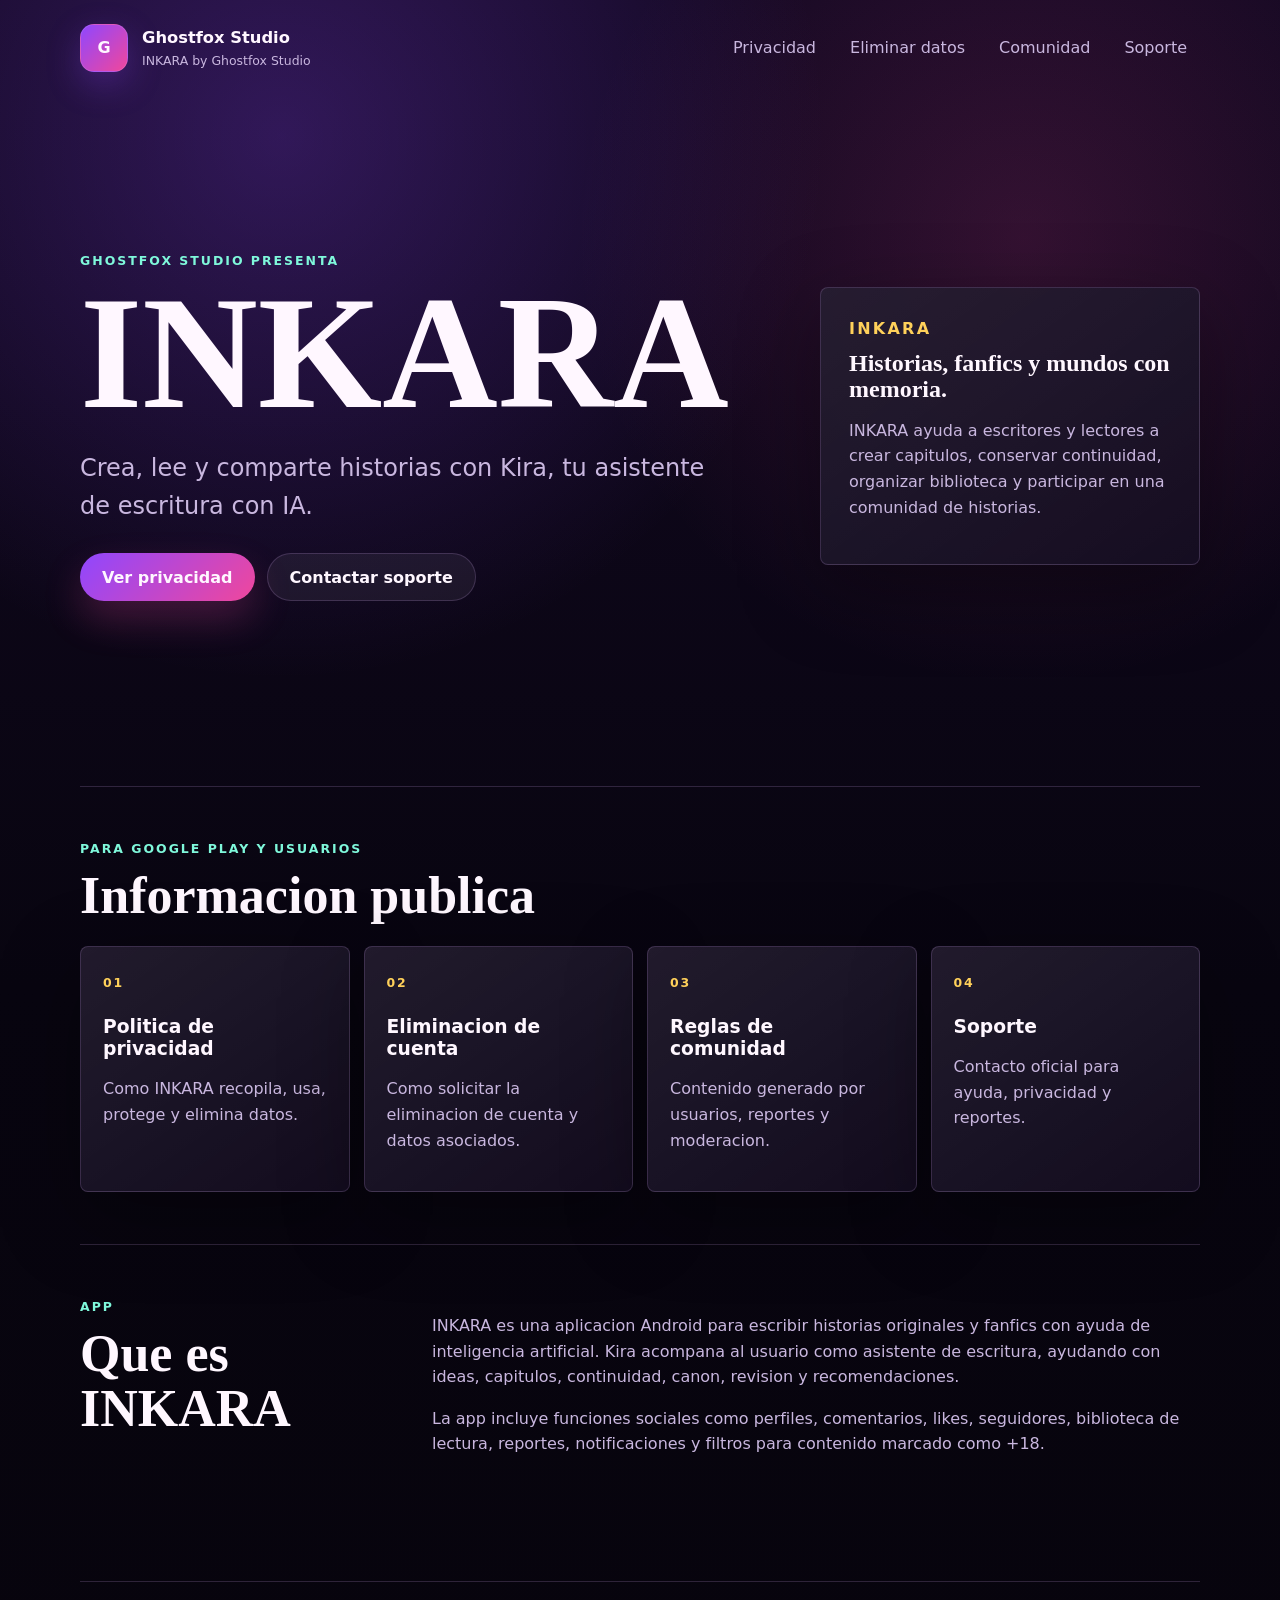
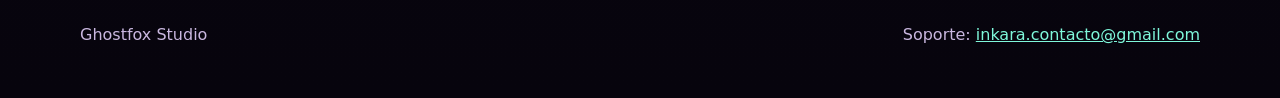
<file: index.html>
<!doctype html>
<html lang="es">
  <head>
    <meta charset="utf-8" />
    <meta name="viewport" content="width=device-width, initial-scale=1" />
    <title>INKARA by Ghostfox Studio</title>
    <meta
      name="description"
      content="INKARA es una app para crear, leer y compartir historias con ayuda de Kira, tu asistente de escritura con IA."
    />
    <link rel="stylesheet" href="styles.css" />
  </head>
  <body>
    <header class="site-header">
      <a class="brand" href="index.html" aria-label="Ghostfox Studio">
        <span class="brand-mark">G</span>
        <span>
          <strong>Ghostfox Studio</strong>
          <small>INKARA by Ghostfox Studio</small>
        </span>
      </a>
      <nav class="nav-links" aria-label="Navegacion principal">
        <a href="privacidad.html">Privacidad</a>
        <a href="eliminacion-datos.html">Eliminar datos</a>
        <a href="reglas-comunidad.html">Comunidad</a>
        <a href="soporte.html">Soporte</a>
      </nav>
    </header>

    <main>
      <section class="hero">
        <div class="hero-copy">
          <p class="eyebrow">Ghostfox Studio presenta</p>
          <h1>INKARA</h1>
          <p class="lead">
            Crea, lee y comparte historias con Kira, tu asistente de escritura
            con IA.
          </p>
          <div class="hero-actions">
            <a class="button primary" href="privacidad.html">Ver privacidad</a>
            <a class="button secondary" href="soporte.html">Contactar soporte</a>
          </div>
        </div>
        <div class="hero-panel" aria-label="Resumen de INKARA">
          <div class="panel-topline">INKARA</div>
          <h2>Historias, fanfics y mundos con memoria.</h2>
          <p>
            INKARA ayuda a escritores y lectores a crear capitulos, conservar
            continuidad, organizar biblioteca y participar en una comunidad de
            historias.
          </p>
        </div>
      </section>

      <section class="section">
        <div class="section-heading">
          <p class="eyebrow">Para Google Play y usuarios</p>
          <h2>Informacion publica</h2>
        </div>
        <div class="card-grid">
          <a class="info-card" href="privacidad.html">
            <span>01</span>
            <h3>Politica de privacidad</h3>
            <p>Como INKARA recopila, usa, protege y elimina datos.</p>
          </a>
          <a class="info-card" href="eliminacion-datos.html">
            <span>02</span>
            <h3>Eliminacion de cuenta</h3>
            <p>Como solicitar la eliminacion de cuenta y datos asociados.</p>
          </a>
          <a class="info-card" href="reglas-comunidad.html">
            <span>03</span>
            <h3>Reglas de comunidad</h3>
            <p>Contenido generado por usuarios, reportes y moderacion.</p>
          </a>
          <a class="info-card" href="soporte.html">
            <span>04</span>
            <h3>Soporte</h3>
            <p>Contacto oficial para ayuda, privacidad y reportes.</p>
          </a>
        </div>
      </section>

      <section class="section split">
        <div>
          <p class="eyebrow">App</p>
          <h2>Que es INKARA</h2>
        </div>
        <div class="text-block">
          <p>
            INKARA es una aplicacion Android para escribir historias originales
            y fanfics con ayuda de inteligencia artificial. Kira acompana al
            usuario como asistente de escritura, ayudando con ideas, capitulos,
            continuidad, canon, revision y recomendaciones.
          </p>
          <p>
            La app incluye funciones sociales como perfiles, comentarios, likes,
            seguidores, biblioteca de lectura, reportes, notificaciones y filtros
            para contenido marcado como +18.
          </p>
        </div>
      </section>
    </main>

    <footer class="site-footer">
      <p>Ghostfox Studio</p>
      <p>
        Soporte:
        <a href="mailto:inkara.contacto@gmail.com">inkara.contacto@gmail.com</a>
      </p>
    </footer>
  </body>
</html>
</file>
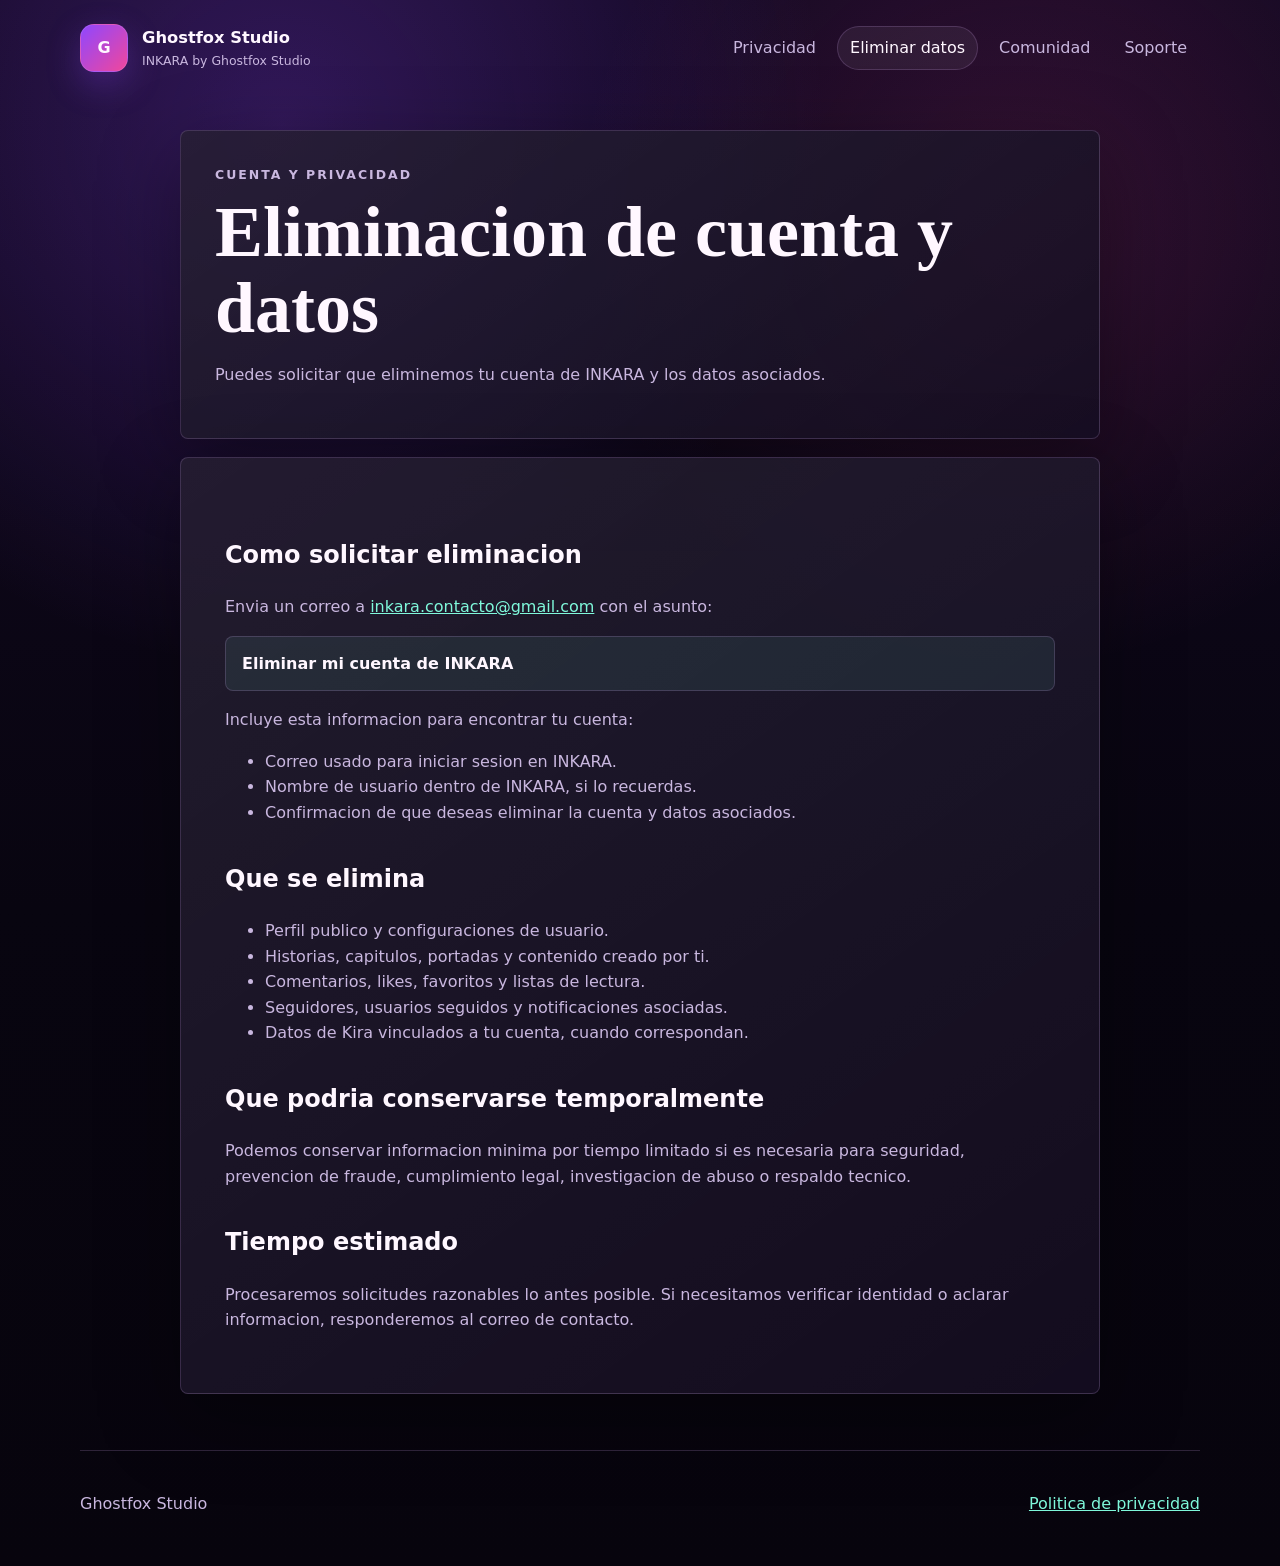
<file: eliminacion-datos.html>
<!doctype html>
<html lang="es">
  <head>
    <meta charset="utf-8" />
    <meta name="viewport" content="width=device-width, initial-scale=1" />
    <title>Eliminacion de cuenta y datos - INKARA</title>
    <meta
      name="description"
      content="Como solicitar la eliminacion de cuenta y datos en INKARA."
    />
    <link rel="stylesheet" href="styles.css" />
  </head>
  <body>
    <header class="site-header">
      <a class="brand" href="index.html">
        <span class="brand-mark">G</span>
        <span>
          <strong>Ghostfox Studio</strong>
          <small>INKARA by Ghostfox Studio</small>
        </span>
      </a>
      <nav class="nav-links" aria-label="Navegacion principal">
        <a href="privacidad.html">Privacidad</a>
        <a href="eliminacion-datos.html" aria-current="page">Eliminar datos</a>
        <a href="reglas-comunidad.html">Comunidad</a>
        <a href="soporte.html">Soporte</a>
      </nav>
    </header>

    <main class="legal-page">
      <section class="legal-hero">
        <p class="eyebrow">Cuenta y privacidad</p>
        <h1>Eliminacion de cuenta y datos</h1>
        <p>
          Puedes solicitar que eliminemos tu cuenta de INKARA y los datos
          asociados.
        </p>
      </section>

      <article class="legal-card">
        <h2>Como solicitar eliminacion</h2>
        <p>
          Envia un correo a
          <a href="mailto:inkara.contacto@gmail.com">inkara.contacto@gmail.com</a>
          con el asunto:
        </p>
        <p class="callout">Eliminar mi cuenta de INKARA</p>
        <p>Incluye esta informacion para encontrar tu cuenta:</p>
        <ul>
          <li>Correo usado para iniciar sesion en INKARA.</li>
          <li>Nombre de usuario dentro de INKARA, si lo recuerdas.</li>
          <li>Confirmacion de que deseas eliminar la cuenta y datos asociados.</li>
        </ul>

        <h2>Que se elimina</h2>
        <ul>
          <li>Perfil publico y configuraciones de usuario.</li>
          <li>Historias, capitulos, portadas y contenido creado por ti.</li>
          <li>Comentarios, likes, favoritos y listas de lectura.</li>
          <li>Seguidores, usuarios seguidos y notificaciones asociadas.</li>
          <li>Datos de Kira vinculados a tu cuenta, cuando correspondan.</li>
        </ul>

        <h2>Que podria conservarse temporalmente</h2>
        <p>
          Podemos conservar informacion minima por tiempo limitado si es
          necesaria para seguridad, prevencion de fraude, cumplimiento legal,
          investigacion de abuso o respaldo tecnico.
        </p>

        <h2>Tiempo estimado</h2>
        <p>
          Procesaremos solicitudes razonables lo antes posible. Si necesitamos
          verificar identidad o aclarar informacion, responderemos al correo de
          contacto.
        </p>
      </article>
    </main>

    <footer class="site-footer">
      <p>Ghostfox Studio</p>
      <p><a href="privacidad.html">Politica de privacidad</a></p>
    </footer>
  </body>
</html>
</file>
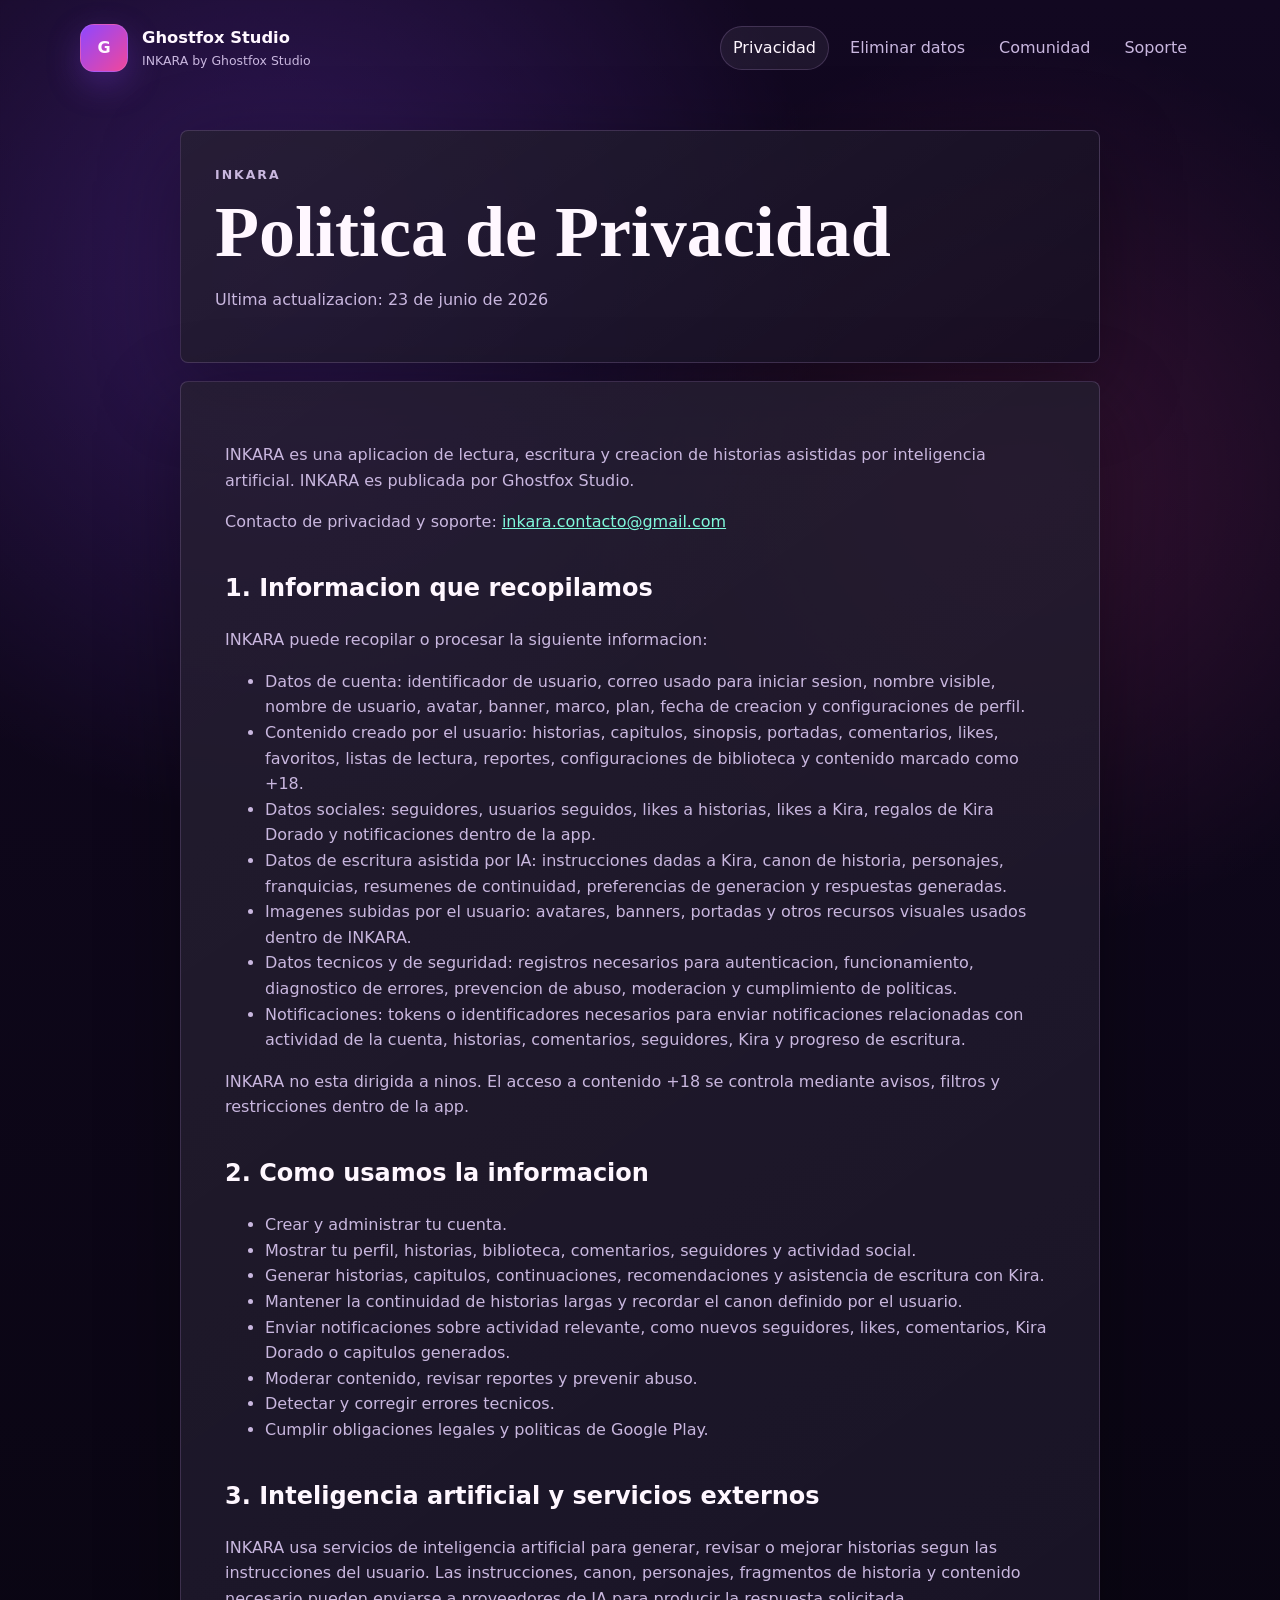
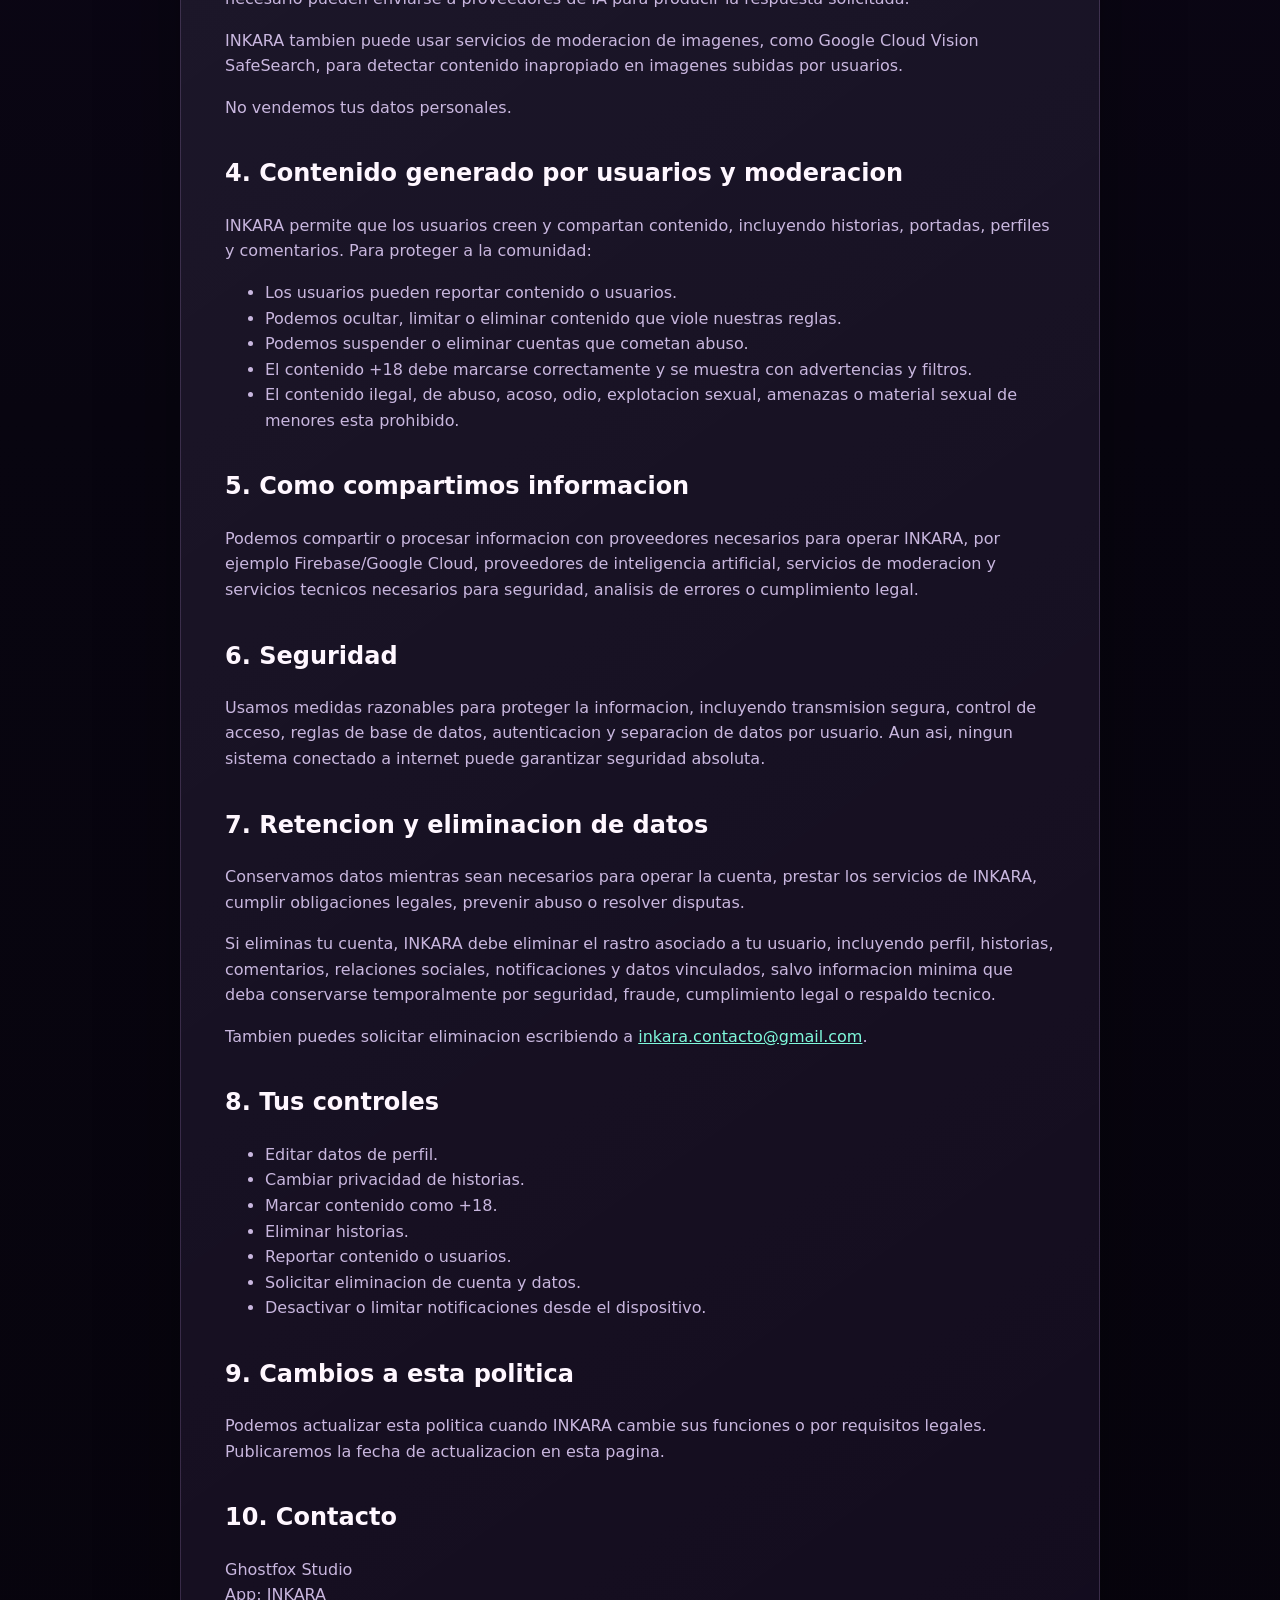
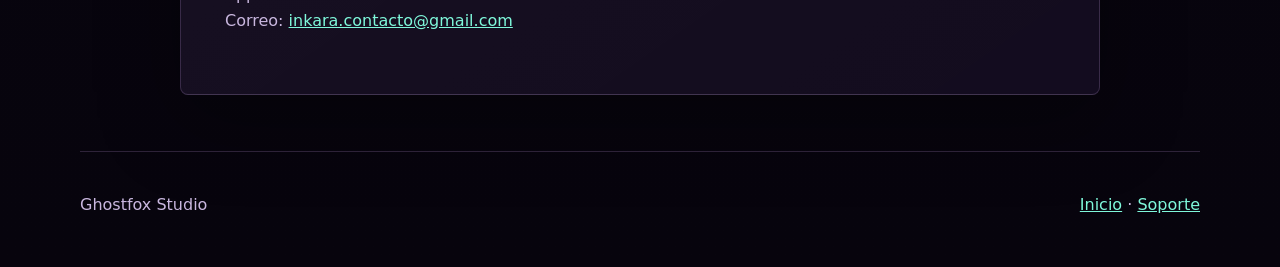
<file: privacidad.html>
<!doctype html>
<html lang="es">
  <head>
    <meta charset="utf-8" />
    <meta name="viewport" content="width=device-width, initial-scale=1" />
    <title>Politica de Privacidad - INKARA</title>
    <meta
      name="description"
      content="Politica de privacidad de INKARA by Ghostfox Studio."
    />
    <link rel="stylesheet" href="styles.css" />
  </head>
  <body>
    <header class="site-header">
      <a class="brand" href="index.html">
        <span class="brand-mark">G</span>
        <span>
          <strong>Ghostfox Studio</strong>
          <small>INKARA by Ghostfox Studio</small>
        </span>
      </a>
      <nav class="nav-links" aria-label="Navegacion principal">
        <a href="privacidad.html" aria-current="page">Privacidad</a>
        <a href="eliminacion-datos.html">Eliminar datos</a>
        <a href="reglas-comunidad.html">Comunidad</a>
        <a href="soporte.html">Soporte</a>
      </nav>
    </header>

    <main class="legal-page">
      <section class="legal-hero">
        <p class="eyebrow">INKARA</p>
        <h1>Politica de Privacidad</h1>
        <p>Ultima actualizacion: 23 de junio de 2026</p>
      </section>

      <article class="legal-card">
        <p>
          INKARA es una aplicacion de lectura, escritura y creacion de historias
          asistidas por inteligencia artificial. INKARA es publicada por
          Ghostfox Studio.
        </p>
        <p>
          Contacto de privacidad y soporte:
          <a href="mailto:inkara.contacto@gmail.com">inkara.contacto@gmail.com</a>
        </p>

        <h2>1. Informacion que recopilamos</h2>
        <p>INKARA puede recopilar o procesar la siguiente informacion:</p>
        <ul>
          <li>
            Datos de cuenta: identificador de usuario, correo usado para iniciar
            sesion, nombre visible, nombre de usuario, avatar, banner, marco,
            plan, fecha de creacion y configuraciones de perfil.
          </li>
          <li>
            Contenido creado por el usuario: historias, capitulos, sinopsis,
            portadas, comentarios, likes, favoritos, listas de lectura, reportes,
            configuraciones de biblioteca y contenido marcado como +18.
          </li>
          <li>
            Datos sociales: seguidores, usuarios seguidos, likes a historias,
            likes a Kira, regalos de Kira Dorado y notificaciones dentro de la
            app.
          </li>
          <li>
            Datos de escritura asistida por IA: instrucciones dadas a Kira, canon
            de historia, personajes, franquicias, resumenes de continuidad,
            preferencias de generacion y respuestas generadas.
          </li>
          <li>
            Imagenes subidas por el usuario: avatares, banners, portadas y otros
            recursos visuales usados dentro de INKARA.
          </li>
          <li>
            Datos tecnicos y de seguridad: registros necesarios para
            autenticacion, funcionamiento, diagnostico de errores, prevencion de
            abuso, moderacion y cumplimiento de politicas.
          </li>
          <li>
            Notificaciones: tokens o identificadores necesarios para enviar
            notificaciones relacionadas con actividad de la cuenta, historias,
            comentarios, seguidores, Kira y progreso de escritura.
          </li>
        </ul>

        <p>
          INKARA no esta dirigida a ninos. El acceso a contenido +18 se controla
          mediante avisos, filtros y restricciones dentro de la app.
        </p>

        <h2>2. Como usamos la informacion</h2>
        <ul>
          <li>Crear y administrar tu cuenta.</li>
          <li>
            Mostrar tu perfil, historias, biblioteca, comentarios, seguidores y
            actividad social.
          </li>
          <li>
            Generar historias, capitulos, continuaciones, recomendaciones y
            asistencia de escritura con Kira.
          </li>
          <li>
            Mantener la continuidad de historias largas y recordar el canon
            definido por el usuario.
          </li>
          <li>
            Enviar notificaciones sobre actividad relevante, como nuevos
            seguidores, likes, comentarios, Kira Dorado o capitulos generados.
          </li>
          <li>Moderar contenido, revisar reportes y prevenir abuso.</li>
          <li>Detectar y corregir errores tecnicos.</li>
          <li>Cumplir obligaciones legales y politicas de Google Play.</li>
        </ul>

        <h2>3. Inteligencia artificial y servicios externos</h2>
        <p>
          INKARA usa servicios de inteligencia artificial para generar, revisar o
          mejorar historias segun las instrucciones del usuario. Las
          instrucciones, canon, personajes, fragmentos de historia y contenido
          necesario pueden enviarse a proveedores de IA para producir la
          respuesta solicitada.
        </p>
        <p>
          INKARA tambien puede usar servicios de moderacion de imagenes, como
          Google Cloud Vision SafeSearch, para detectar contenido inapropiado en
          imagenes subidas por usuarios.
        </p>
        <p>No vendemos tus datos personales.</p>

        <h2>4. Contenido generado por usuarios y moderacion</h2>
        <p>
          INKARA permite que los usuarios creen y compartan contenido, incluyendo
          historias, portadas, perfiles y comentarios. Para proteger a la
          comunidad:
        </p>
        <ul>
          <li>Los usuarios pueden reportar contenido o usuarios.</li>
          <li>
            Podemos ocultar, limitar o eliminar contenido que viole nuestras
            reglas.
          </li>
          <li>Podemos suspender o eliminar cuentas que cometan abuso.</li>
          <li>
            El contenido +18 debe marcarse correctamente y se muestra con
            advertencias y filtros.
          </li>
          <li>
            El contenido ilegal, de abuso, acoso, odio, explotacion sexual,
            amenazas o material sexual de menores esta prohibido.
          </li>
        </ul>

        <h2>5. Como compartimos informacion</h2>
        <p>
          Podemos compartir o procesar informacion con proveedores necesarios
          para operar INKARA, por ejemplo Firebase/Google Cloud, proveedores de
          inteligencia artificial, servicios de moderacion y servicios tecnicos
          necesarios para seguridad, analisis de errores o cumplimiento legal.
        </p>

        <h2>6. Seguridad</h2>
        <p>
          Usamos medidas razonables para proteger la informacion, incluyendo
          transmision segura, control de acceso, reglas de base de datos,
          autenticacion y separacion de datos por usuario. Aun asi, ningun
          sistema conectado a internet puede garantizar seguridad absoluta.
        </p>

        <h2>7. Retencion y eliminacion de datos</h2>
        <p>
          Conservamos datos mientras sean necesarios para operar la cuenta,
          prestar los servicios de INKARA, cumplir obligaciones legales, prevenir
          abuso o resolver disputas.
        </p>
        <p>
          Si eliminas tu cuenta, INKARA debe eliminar el rastro asociado a tu
          usuario, incluyendo perfil, historias, comentarios, relaciones sociales,
          notificaciones y datos vinculados, salvo informacion minima que deba
          conservarse temporalmente por seguridad, fraude, cumplimiento legal o
          respaldo tecnico.
        </p>
        <p>
          Tambien puedes solicitar eliminacion escribiendo a
          <a href="mailto:inkara.contacto@gmail.com">inkara.contacto@gmail.com</a>.
        </p>

        <h2>8. Tus controles</h2>
        <ul>
          <li>Editar datos de perfil.</li>
          <li>Cambiar privacidad de historias.</li>
          <li>Marcar contenido como +18.</li>
          <li>Eliminar historias.</li>
          <li>Reportar contenido o usuarios.</li>
          <li>Solicitar eliminacion de cuenta y datos.</li>
          <li>Desactivar o limitar notificaciones desde el dispositivo.</li>
        </ul>

        <h2>9. Cambios a esta politica</h2>
        <p>
          Podemos actualizar esta politica cuando INKARA cambie sus funciones o
          por requisitos legales. Publicaremos la fecha de actualizacion en esta
          pagina.
        </p>

        <h2>10. Contacto</h2>
        <p>
          Ghostfox Studio<br />
          App: INKARA<br />
          Correo:
          <a href="mailto:inkara.contacto@gmail.com">inkara.contacto@gmail.com</a>
        </p>
      </article>
    </main>

    <footer class="site-footer">
      <p>Ghostfox Studio</p>
      <p>
        <a href="index.html">Inicio</a> ·
        <a href="soporte.html">Soporte</a>
      </p>
    </footer>
  </body>
</html>
</file>
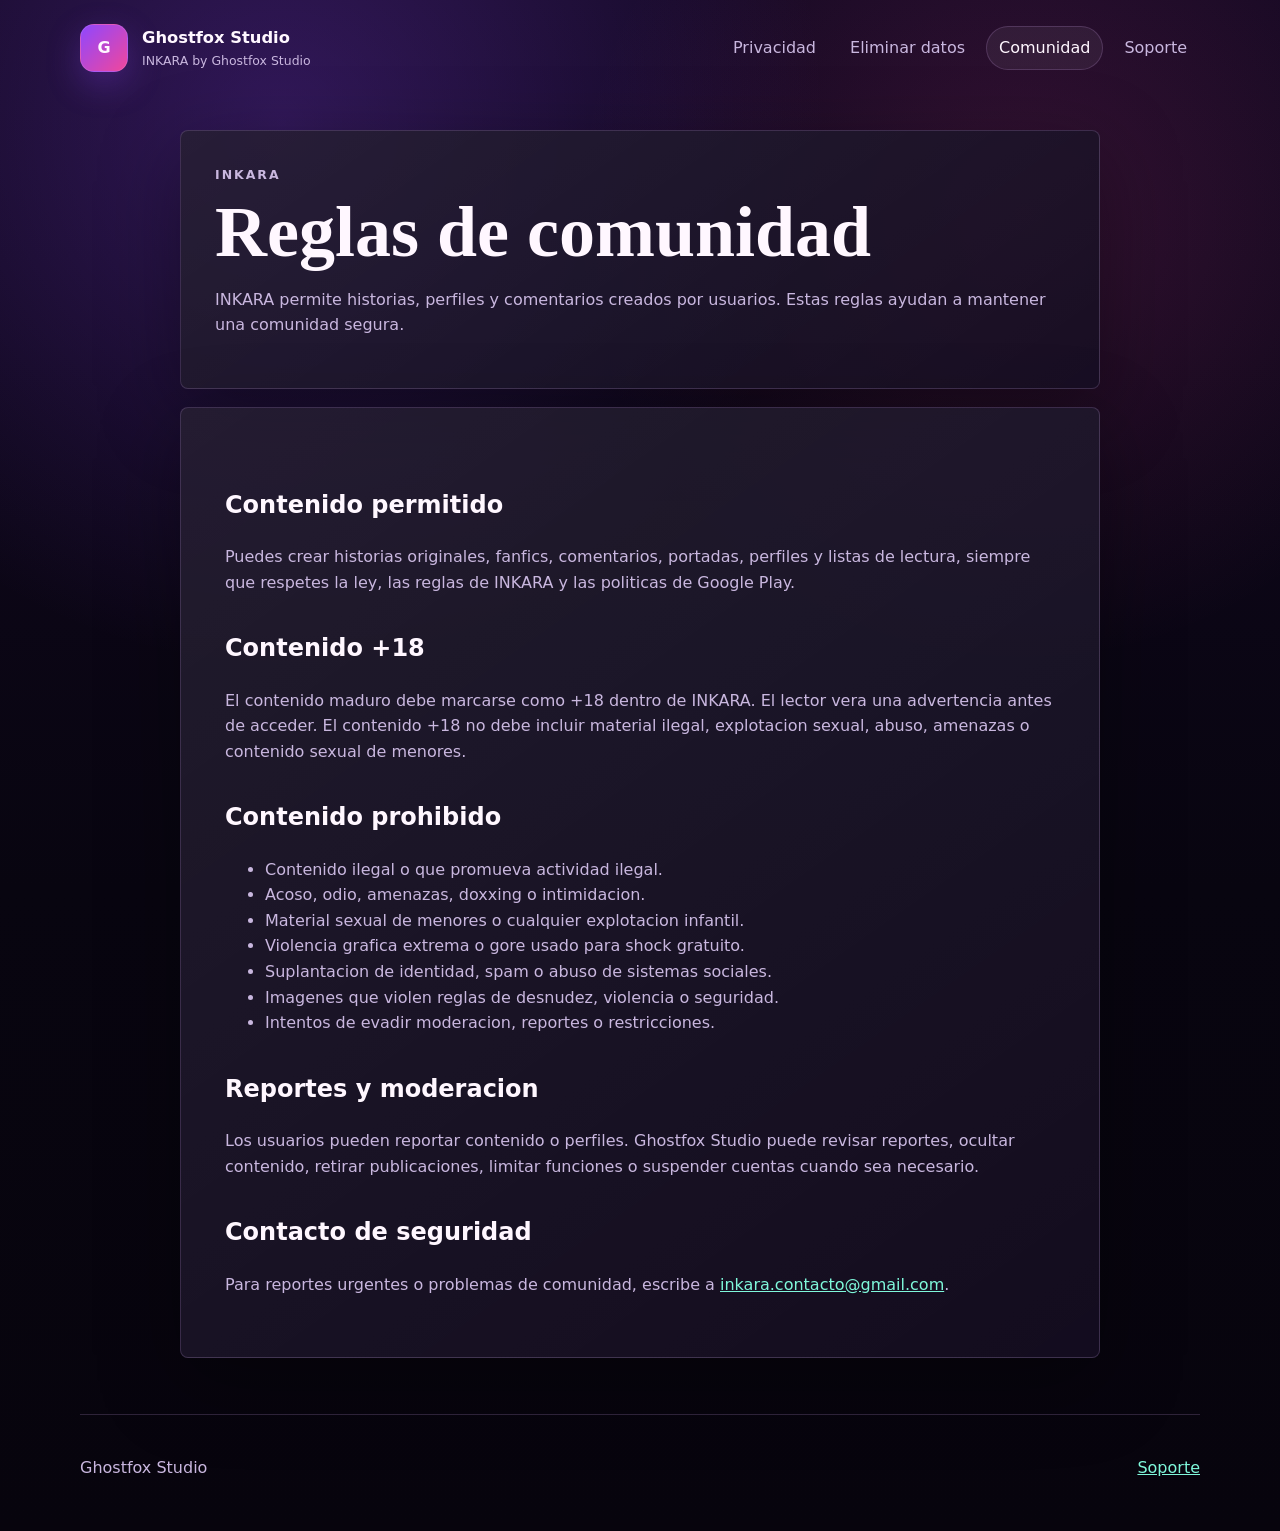
<file: reglas-comunidad.html>
<!doctype html>
<html lang="es">
  <head>
    <meta charset="utf-8" />
    <meta name="viewport" content="width=device-width, initial-scale=1" />
    <title>Reglas de Comunidad - INKARA</title>
    <meta
      name="description"
      content="Reglas de comunidad y contenido generado por usuarios en INKARA."
    />
    <link rel="stylesheet" href="styles.css" />
  </head>
  <body>
    <header class="site-header">
      <a class="brand" href="index.html">
        <span class="brand-mark">G</span>
        <span>
          <strong>Ghostfox Studio</strong>
          <small>INKARA by Ghostfox Studio</small>
        </span>
      </a>
      <nav class="nav-links" aria-label="Navegacion principal">
        <a href="privacidad.html">Privacidad</a>
        <a href="eliminacion-datos.html">Eliminar datos</a>
        <a href="reglas-comunidad.html" aria-current="page">Comunidad</a>
        <a href="soporte.html">Soporte</a>
      </nav>
    </header>

    <main class="legal-page">
      <section class="legal-hero">
        <p class="eyebrow">INKARA</p>
        <h1>Reglas de comunidad</h1>
        <p>
          INKARA permite historias, perfiles y comentarios creados por usuarios.
          Estas reglas ayudan a mantener una comunidad segura.
        </p>
      </section>

      <article class="legal-card">
        <h2>Contenido permitido</h2>
        <p>
          Puedes crear historias originales, fanfics, comentarios, portadas,
          perfiles y listas de lectura, siempre que respetes la ley, las reglas
          de INKARA y las politicas de Google Play.
        </p>

        <h2>Contenido +18</h2>
        <p>
          El contenido maduro debe marcarse como +18 dentro de INKARA. El lector
          vera una advertencia antes de acceder. El contenido +18 no debe incluir
          material ilegal, explotacion sexual, abuso, amenazas o contenido sexual
          de menores.
        </p>

        <h2>Contenido prohibido</h2>
        <ul>
          <li>Contenido ilegal o que promueva actividad ilegal.</li>
          <li>Acoso, odio, amenazas, doxxing o intimidacion.</li>
          <li>Material sexual de menores o cualquier explotacion infantil.</li>
          <li>Violencia grafica extrema o gore usado para shock gratuito.</li>
          <li>Suplantacion de identidad, spam o abuso de sistemas sociales.</li>
          <li>Imagenes que violen reglas de desnudez, violencia o seguridad.</li>
          <li>Intentos de evadir moderacion, reportes o restricciones.</li>
        </ul>

        <h2>Reportes y moderacion</h2>
        <p>
          Los usuarios pueden reportar contenido o perfiles. Ghostfox Studio
          puede revisar reportes, ocultar contenido, retirar publicaciones,
          limitar funciones o suspender cuentas cuando sea necesario.
        </p>

        <h2>Contacto de seguridad</h2>
        <p>
          Para reportes urgentes o problemas de comunidad, escribe a
          <a href="mailto:inkara.contacto@gmail.com">inkara.contacto@gmail.com</a>.
        </p>
      </article>
    </main>

    <footer class="site-footer">
      <p>Ghostfox Studio</p>
      <p><a href="soporte.html">Soporte</a></p>
    </footer>
  </body>
</html>
</file>
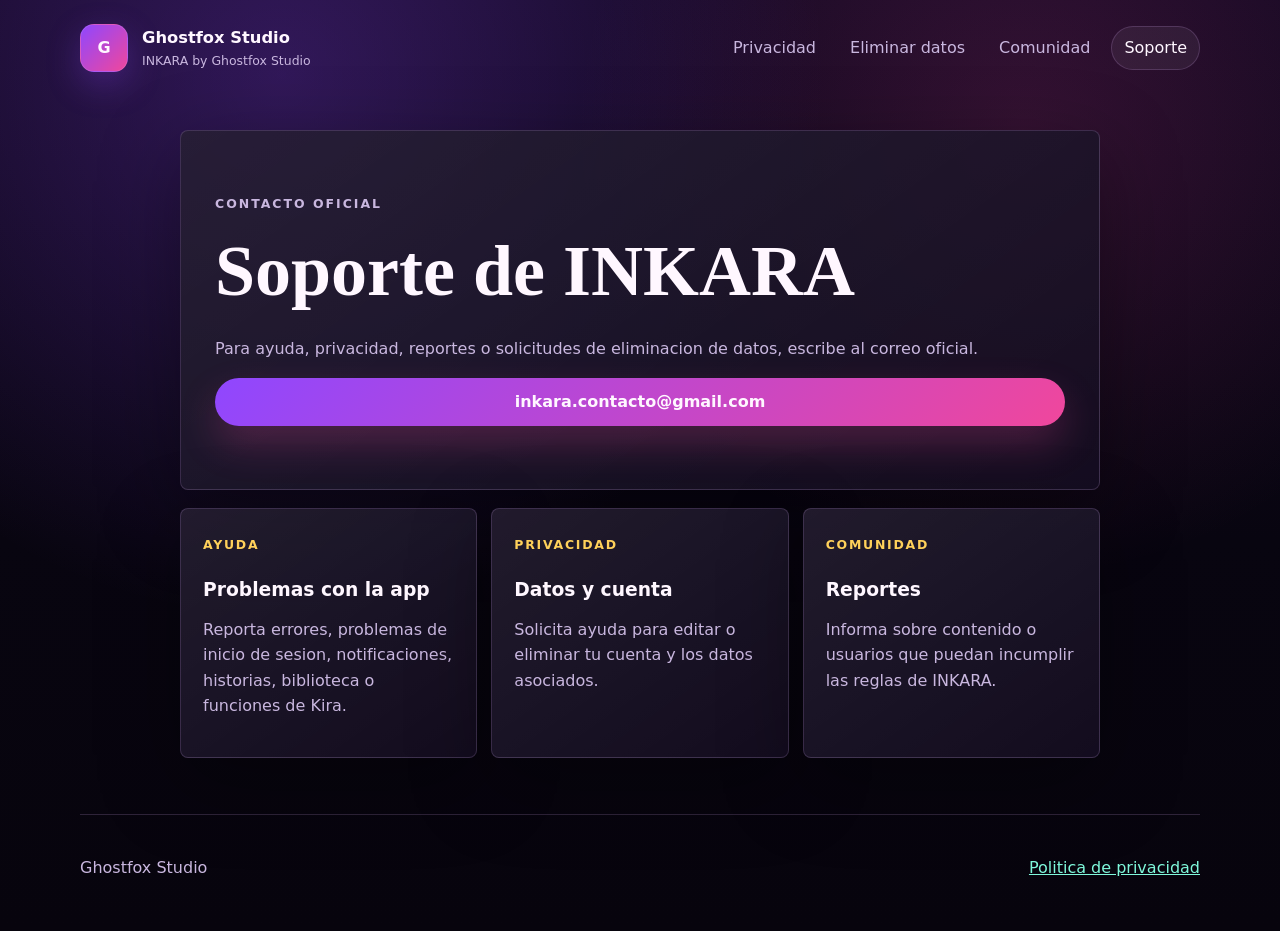
<file: soporte.html>
<!doctype html>
<html lang="es">
  <head>
    <meta charset="utf-8" />
    <meta name="viewport" content="width=device-width, initial-scale=1" />
    <title>Soporte - INKARA</title>
    <meta name="description" content="Contacto de soporte de INKARA." />
    <link rel="stylesheet" href="styles.css" />
  </head>
  <body>
    <header class="site-header">
      <a class="brand" href="index.html">
        <span class="brand-mark">G</span>
        <span>
          <strong>Ghostfox Studio</strong>
          <small>INKARA by Ghostfox Studio</small>
        </span>
      </a>
      <nav class="nav-links" aria-label="Navegacion principal">
        <a href="privacidad.html">Privacidad</a>
        <a href="eliminacion-datos.html">Eliminar datos</a>
        <a href="reglas-comunidad.html">Comunidad</a>
        <a href="soporte.html" aria-current="page">Soporte</a>
      </nav>
    </header>

    <main class="legal-page">
      <section class="legal-hero support-hero">
        <p class="eyebrow">Contacto oficial</p>
        <h1>Soporte de INKARA</h1>
        <p>
          Para ayuda, privacidad, reportes o solicitudes de eliminacion de datos,
          escribe al correo oficial.
        </p>
        <a class="button primary" href="mailto:inkara.contacto@gmail.com">
          inkara.contacto@gmail.com
        </a>
      </section>

      <section class="card-grid support-grid">
        <div class="info-card">
          <span>Ayuda</span>
          <h3>Problemas con la app</h3>
          <p>
            Reporta errores, problemas de inicio de sesion, notificaciones,
            historias, biblioteca o funciones de Kira.
          </p>
        </div>
        <div class="info-card">
          <span>Privacidad</span>
          <h3>Datos y cuenta</h3>
          <p>
            Solicita ayuda para editar o eliminar tu cuenta y los datos
            asociados.
          </p>
        </div>
        <div class="info-card">
          <span>Comunidad</span>
          <h3>Reportes</h3>
          <p>
            Informa sobre contenido o usuarios que puedan incumplir las reglas
            de INKARA.
          </p>
        </div>
      </section>
    </main>

    <footer class="site-footer">
      <p>Ghostfox Studio</p>
      <p><a href="privacidad.html">Politica de privacidad</a></p>
    </footer>
  </body>
</html>
</file>
<file: styles.css>
:root {
  color-scheme: dark;
  --bg: #090512;
  --panel: #150d25;
  --panel-2: #201039;
  --ink: #fff7ff;
  --muted: #c9b7df;
  --line: rgba(218, 176, 255, 0.18);
  --violet: #8f47ff;
  --pink: #f0479c;
  --gold: #ffd15a;
  --cyan: #7ff8db;
  --shadow: 0 24px 80px rgba(0, 0, 0, 0.35);
}

* {
  box-sizing: border-box;
}

html {
  background: var(--bg);
  color: var(--ink);
  font-family:
    Inter, ui-sans-serif, system-ui, -apple-system, BlinkMacSystemFont, "Segoe UI",
    sans-serif;
  line-height: 1.6;
}

body {
  margin: 0;
  min-height: 100vh;
  background:
    radial-gradient(circle at 22% 8%, rgba(143, 71, 255, 0.26), transparent 34rem),
    radial-gradient(circle at 80% 14%, rgba(240, 71, 156, 0.16), transparent 28rem),
    linear-gradient(180deg, #120821 0%, #080510 58%, #07040d 100%);
}

a {
  color: inherit;
}

.site-header,
.site-footer {
  width: min(1120px, calc(100% - 32px));
  margin: 0 auto;
}

.site-header {
  display: flex;
  align-items: center;
  justify-content: space-between;
  gap: 24px;
  padding: 24px 0;
}

.brand {
  display: inline-flex;
  align-items: center;
  gap: 14px;
  text-decoration: none;
}

.brand-mark {
  display: grid;
  width: 48px;
  height: 48px;
  place-items: center;
  border: 1px solid var(--line);
  border-radius: 14px;
  background: linear-gradient(135deg, var(--violet), var(--pink));
  box-shadow: 0 12px 34px rgba(143, 71, 255, 0.28);
  font-weight: 900;
}

.brand strong,
.brand small {
  display: block;
}

.brand strong {
  font-size: 1.02rem;
}

.brand small {
  color: var(--muted);
  font-size: 0.78rem;
}

.nav-links {
  display: flex;
  flex-wrap: wrap;
  gap: 8px;
  justify-content: flex-end;
}

.nav-links a {
  border: 1px solid transparent;
  border-radius: 999px;
  color: var(--muted);
  padding: 8px 12px;
  text-decoration: none;
}

.nav-links a:hover,
.nav-links a[aria-current="page"] {
  border-color: var(--line);
  background: rgba(255, 255, 255, 0.06);
  color: var(--ink);
}

main {
  width: min(1120px, calc(100% - 32px));
  margin: 0 auto;
}

.hero {
  display: grid;
  grid-template-columns: minmax(0, 1fr) 380px;
  gap: 24px;
  min-height: calc(100vh - 210px);
  align-items: center;
  padding: 42px 0 72px;
}

.hero-copy h1 {
  margin: 0;
  font-family: Georgia, "Times New Roman", serif;
  font-size: clamp(4rem, 15vw, 10rem);
  letter-spacing: 0;
  line-height: 0.9;
}

.eyebrow {
  margin: 0 0 10px;
  color: var(--cyan);
  font-size: 0.78rem;
  font-weight: 800;
  letter-spacing: 0.16em;
  text-transform: uppercase;
}

.lead {
  max-width: 640px;
  color: var(--muted);
  font-size: clamp(1.1rem, 3vw, 1.5rem);
}

.hero-actions {
  display: flex;
  flex-wrap: wrap;
  gap: 12px;
  margin-top: 28px;
}

.button {
  display: inline-flex;
  align-items: center;
  justify-content: center;
  border-radius: 999px;
  min-height: 48px;
  padding: 0 22px;
  font-weight: 800;
  text-decoration: none;
}

.button.primary {
  background: linear-gradient(135deg, var(--violet), var(--pink));
  box-shadow: 0 18px 38px rgba(240, 71, 156, 0.24);
}

.button.secondary {
  border: 1px solid var(--line);
  background: rgba(255, 255, 255, 0.06);
}

.hero-panel,
.legal-card,
.info-card,
.legal-hero {
  border: 1px solid var(--line);
  background:
    linear-gradient(145deg, rgba(255, 255, 255, 0.08), rgba(255, 255, 255, 0.02)),
    rgba(16, 9, 30, 0.82);
  box-shadow: var(--shadow);
}

.hero-panel {
  border-radius: 8px;
  padding: 28px;
}

.panel-topline {
  color: var(--gold);
  font-weight: 900;
  letter-spacing: 0.14em;
}

.hero-panel h2,
.section-heading h2,
.split h2,
.legal-hero h1 {
  margin: 10px 0;
  font-family: Georgia, "Times New Roman", serif;
  line-height: 1.05;
}

.hero-panel p,
.text-block p,
.legal-hero p,
.legal-card p,
.legal-card li,
.info-card p {
  color: var(--muted);
}

.section {
  padding: 52px 0;
  border-top: 1px solid var(--line);
}

.section-heading {
  margin-bottom: 22px;
}

.section-heading h2,
.split h2 {
  font-size: clamp(2rem, 5vw, 3.25rem);
}

.card-grid {
  display: grid;
  grid-template-columns: repeat(4, minmax(0, 1fr));
  gap: 14px;
}

.info-card {
  min-height: 230px;
  border-radius: 8px;
  padding: 22px;
  text-decoration: none;
}

.info-card span {
  color: var(--gold);
  font-size: 0.78rem;
  font-weight: 900;
  letter-spacing: 0.14em;
  text-transform: uppercase;
}

.info-card h3 {
  margin: 22px 0 10px;
  line-height: 1.18;
}

.split {
  display: grid;
  grid-template-columns: 320px minmax(0, 1fr);
  gap: 32px;
}

.text-block {
  max-width: 760px;
}

.legal-page {
  max-width: 920px;
}

.legal-hero {
  border-radius: 8px;
  margin: 34px 0 18px;
  padding: 34px;
}

.legal-hero h1 {
  font-size: clamp(2.35rem, 6vw, 4.5rem);
}

.legal-card {
  border-radius: 8px;
  padding: clamp(24px, 5vw, 44px);
}

.legal-card h2 {
  margin-top: 34px;
  color: var(--ink);
}

.legal-card a,
.site-footer a {
  color: var(--cyan);
}

.callout {
  border: 1px solid var(--line);
  border-radius: 8px;
  background: rgba(127, 248, 219, 0.08);
  color: var(--ink) !important;
  font-weight: 800;
  padding: 14px 16px;
}

.support-hero {
  min-height: 360px;
  display: flex;
  flex-direction: column;
  justify-content: center;
}

.support-grid {
  grid-template-columns: repeat(3, minmax(0, 1fr));
  margin-bottom: 52px;
}

.site-footer {
  display: flex;
  justify-content: space-between;
  gap: 18px;
  border-top: 1px solid var(--line);
  color: var(--muted);
  margin-top: 56px;
  padding: 24px 0 34px;
}

@media (max-width: 840px) {
  .site-header,
  .site-footer {
    align-items: flex-start;
    flex-direction: column;
  }

  .nav-links {
    justify-content: flex-start;
  }

  .hero {
    grid-template-columns: 1fr;
    min-height: auto;
    padding-top: 28px;
  }

  .card-grid,
  .support-grid,
  .split {
    grid-template-columns: 1fr;
  }

  .info-card {
    min-height: 170px;
  }
}
</file>
